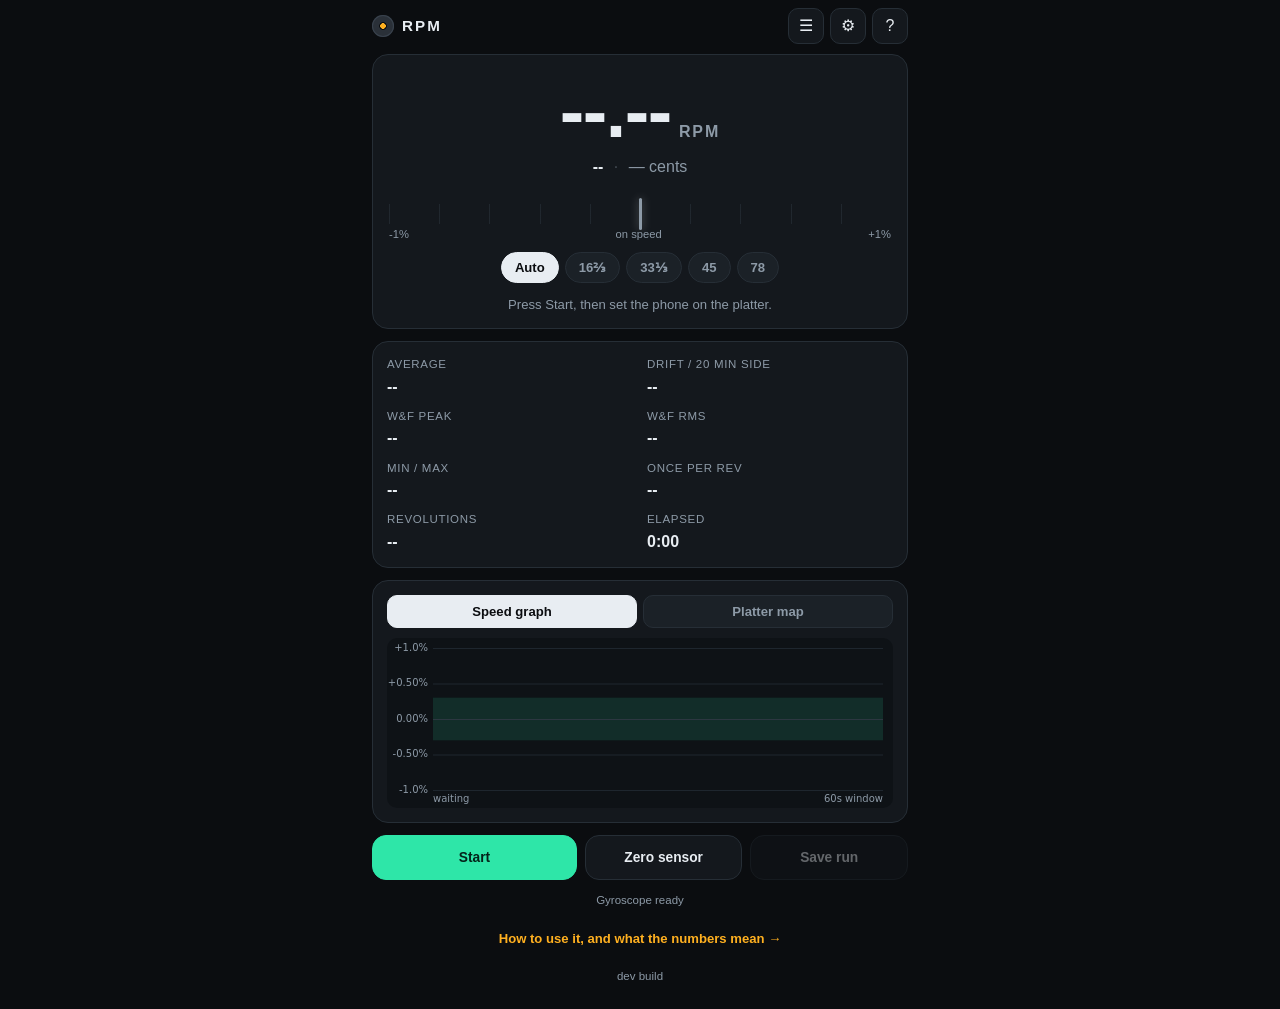
<file: index.html>
<!DOCTYPE html>
<html lang="en">
<head>
<meta charset="utf-8">
<meta name="viewport" content="width=device-width, initial-scale=1, viewport-fit=cover, user-scalable=no">
<title>RPM — Turntable Speed &amp; Accuracy</title>
<meta name="description" content="Measure your turntable's speed accuracy and wow &amp; flutter with your iPhone's gyroscope.">
<meta name="theme-color" content="#0b0d10">
<meta name="apple-mobile-web-app-capable" content="yes">
<meta name="apple-mobile-web-app-status-bar-style" content="black-translucent">
<meta name="apple-mobile-web-app-title" content="RPM">
<meta name="mobile-web-app-capable" content="yes">
<link rel="manifest" href="manifest.webmanifest">
<link rel="apple-touch-icon" href="icons/icon-180.png">
<link rel="icon" href="icons/icon-192.png" sizes="192x192">
<link rel="stylesheet" href="app.css">
</head>
<body>

<header class="bar">
  <div class="brand">
    <span class="brand-mark" aria-hidden="true"></span>
    <span class="brand-name">RPM</span>
    <span class="badge" id="simBadge" hidden>SIM</span>
  </div>
  <div class="bar-actions">
    <button class="icon-btn" id="btnHistory" aria-label="History" title="History">&#9776;</button>
    <button class="icon-btn" id="btnSettings" aria-label="Settings" title="Settings">&#9881;</button>
    <a class="icon-btn" href="guide.html" aria-label="Guide" title="Guide">?</a>
  </div>
</header>

<main>
  <!-- ---------------- readout ---------------- -->
  <section class="card readout" id="readout">
    <div class="spin-wrap" id="spinWrap">
      <div class="rpm-line">
        <span class="rpm-value" id="rpmValue">--.--</span>
        <span class="rpm-unit">RPM</span>
      </div>
      <div class="dev-line" id="devLine">
        <span class="dev-pct" id="devPct">--</span>
        <span class="dev-sep">·</span>
        <span class="dev-cents" id="devCents">-- cents</span>
      </div>
    </div>

    <div class="meter" id="meter">
      <div class="meter-band" id="meterBand"></div>
      <div class="meter-ticks" id="meterTicks"></div>
      <div class="meter-zero"></div>
      <div class="meter-needle" id="meterNeedle"></div>
      <div class="meter-scale">
        <span id="meterMin">-1%</span><span id="meterMid">on speed</span><span id="meterMax">+1%</span>
      </div>
    </div>

    <div class="targets" id="targets" role="group" aria-label="Target speed"></div>
    <p class="status" id="status">Press Start, then set the phone on the platter.</p>
  </section>

  <!-- ---------------- stats ---------------- -->
  <section class="card stats">
    <div class="stat"><span class="k">Average</span><span class="v" id="sAvg">--</span></div>
    <div class="stat"><span class="k">Drift / 20 min side</span><span class="v" id="sDrift">--</span></div>
    <div class="stat"><span class="k">W&amp;F peak</span><span class="v" id="sWfPeak">--</span></div>
    <div class="stat"><span class="k">W&amp;F RMS</span><span class="v" id="sWfRms">--</span></div>
    <div class="stat"><span class="k">Min / max</span><span class="v" id="sRange">--</span></div>
    <div class="stat"><span class="k">Once per rev</span><span class="v" id="sHarm">--</span></div>
    <div class="stat"><span class="k">Revolutions</span><span class="v" id="sRevs">--</span></div>
    <div class="stat"><span class="k">Elapsed</span><span class="v" id="sTime">0:00</span></div>
  </section>

  <!-- ---------------- graphs ---------------- -->
  <section class="card graphs">
    <div class="tabs" role="tablist">
      <button class="tab is-on" id="tabGraph" role="tab" aria-selected="true">Speed graph</button>
      <button class="tab" id="tabMap" role="tab" aria-selected="false">Platter map</button>
    </div>
    <div class="canvas-wrap" id="wrapGraph"><canvas id="chart"></canvas></div>
    <div class="canvas-wrap" id="wrapMap" hidden>
      <canvas id="polar"></canvas>
      <p class="hint">Average speed error by position of the platter through one revolution. A strong pattern
        here points at something turning once per revolution — a worn belt joint, an off-centre pulley, motor cogging.</p>
    </div>
  </section>

  <!-- ---------------- controls ---------------- -->
  <div class="controls">
    <button class="btn btn-primary" id="btnStart">Start</button>
    <button class="btn" id="btnZero">Zero sensor</button>
    <button class="btn" id="btnSave" disabled>Save run</button>
  </div>
  <p class="foot" id="sensorInfo"></p>
  <p class="foot"><a class="guide-link" href="guide.html">How to use it, and what the numbers mean &rarr;</a></p>
  <p class="foot" id="buildStamp"></p>
</main>

<!-- ---------------- sheets ---------------- -->
<div class="sheet" id="sheetSettings" hidden>
  <div class="sheet-inner">
    <div class="sheet-head"><h2>Settings</h2><button class="icon-btn" data-close>&times;</button></div>

    <label class="row"><span>Smoothing window<small id="lblSmooth"></small></span>
      <input type="range" id="setSmooth" min="5" max="120" step="5"></label>

    <label class="row"><span>“On speed” threshold<small id="lblThresh"></small></span>
      <input type="range" id="setThresh" min="5" max="100" step="5"></label>

    <label class="row"><span>Graph scale<small id="lblScale"></small></span>
      <input type="range" id="setScale" min="1" max="20" step="1"></label>

    <label class="row"><span>Graph window<small id="lblWindow"></small></span>
      <input type="range" id="setWindow" min="15" max="300" step="15"></label>

    <label class="row"><span>Settling time ignored at start<small id="lblSettle"></small></span>
      <input type="range" id="setSettle" min="0" max="20" step="1"></label>

    <label class="row"><span>Stop automatically after<small id="lblAutoStop"></small></span>
      <select id="setAutoStop">
        <option value="0">Off</option>
        <option value="30">30 seconds</option>
        <option value="60">1 minute</option>
        <option value="120">2 minutes</option>
        <option value="180">3 minutes</option>
        <option value="300">5 minutes</option>
        <option value="600">10 minutes</option>
        <option value="1200">20 minutes</option>
      </select></label>

    <label class="row switch"><span>Counter-rotate the display<small>Keeps the numbers upright while the phone spins</small></span>
      <input type="checkbox" id="setCounter"></label>

    <label class="row switch"><span>Freeze on stop<small>Keep the reading when the platter stops</small></span>
      <input type="checkbox" id="setFreeze"></label>

    <label class="row switch"><span>Keep screen awake<small>While measuring</small></span>
      <input type="checkbox" id="setWake"></label>

    <label class="row"><span>78 RPM reference<small>Some decks are cut for 78.26</small></span>
      <select id="set78"><option value="78">78.00</option><option value="78.26">78.26</option></select></label>

    <label class="row"><span>16 RPM reference</span>
      <select id="set16"><option value="16.6667">16⅔</option><option value="16">16.00</option></select></label>

    <div class="row block">
      <span>Gyroscope scale calibration<small id="lblCal"></small></span>
      <div class="btn-row">
        <button class="btn btn-sm" id="btnCompass">Calibrate with compass</button>
        <button class="btn btn-sm" id="btnCalReset">Reset to 1.000</button>
      </div>
      <p class="hint">Optional. Spins the platter for a minute and counts real revolutions with the magnetometer,
        then corrects any scale error in the gyroscope. Do it once, away from speakers and motors.</p>
    </div>

    <div class="row block">
      <span>Data</span>
      <div class="btn-row">
        <button class="btn btn-sm" id="btnExport">Export history CSV</button>
        <button class="btn btn-sm danger" id="btnWipe">Erase history</button>
      </div>
    </div>
  </div>
</div>

<div class="sheet" id="sheetHistory" hidden>
  <div class="sheet-inner">
    <div class="sheet-head"><h2>History</h2><button class="icon-btn" data-close>&times;</button></div>
    <div id="historyList" class="history"></div>
  </div>
</div>

<div class="modal" id="modalCompass" hidden>
  <div class="modal-inner">
    <h2>Compass calibration</h2>
    <p class="hint">Start the platter at any speed and let the phone ride for at least a minute. The compass counts
      whole revolutions; the gyroscope is then corrected to agree with it.</p>
    <div class="cal-grid">
      <div><span class="k">Revolutions</span><span class="v" id="calRevs">0.00</span></div>
      <div><span class="k">Compass RPM</span><span class="v" id="calCompass">--</span></div>
      <div><span class="k">Gyro RPM</span><span class="v" id="calGyro">--</span></div>
      <div><span class="k">Correction</span><span class="v" id="calFactor">--</span></div>
    </div>
    <p class="status" id="calStatus">Waiting for rotation…</p>
    <div class="btn-row">
      <button class="btn" id="calCancel">Cancel</button>
      <button class="btn btn-primary" id="calApply" disabled>Apply</button>
    </div>
  </div>
</div>

<div class="toast" id="toast" hidden></div>

<script type="module" src="js/app.js"></script>
</body>
</html>
</file>
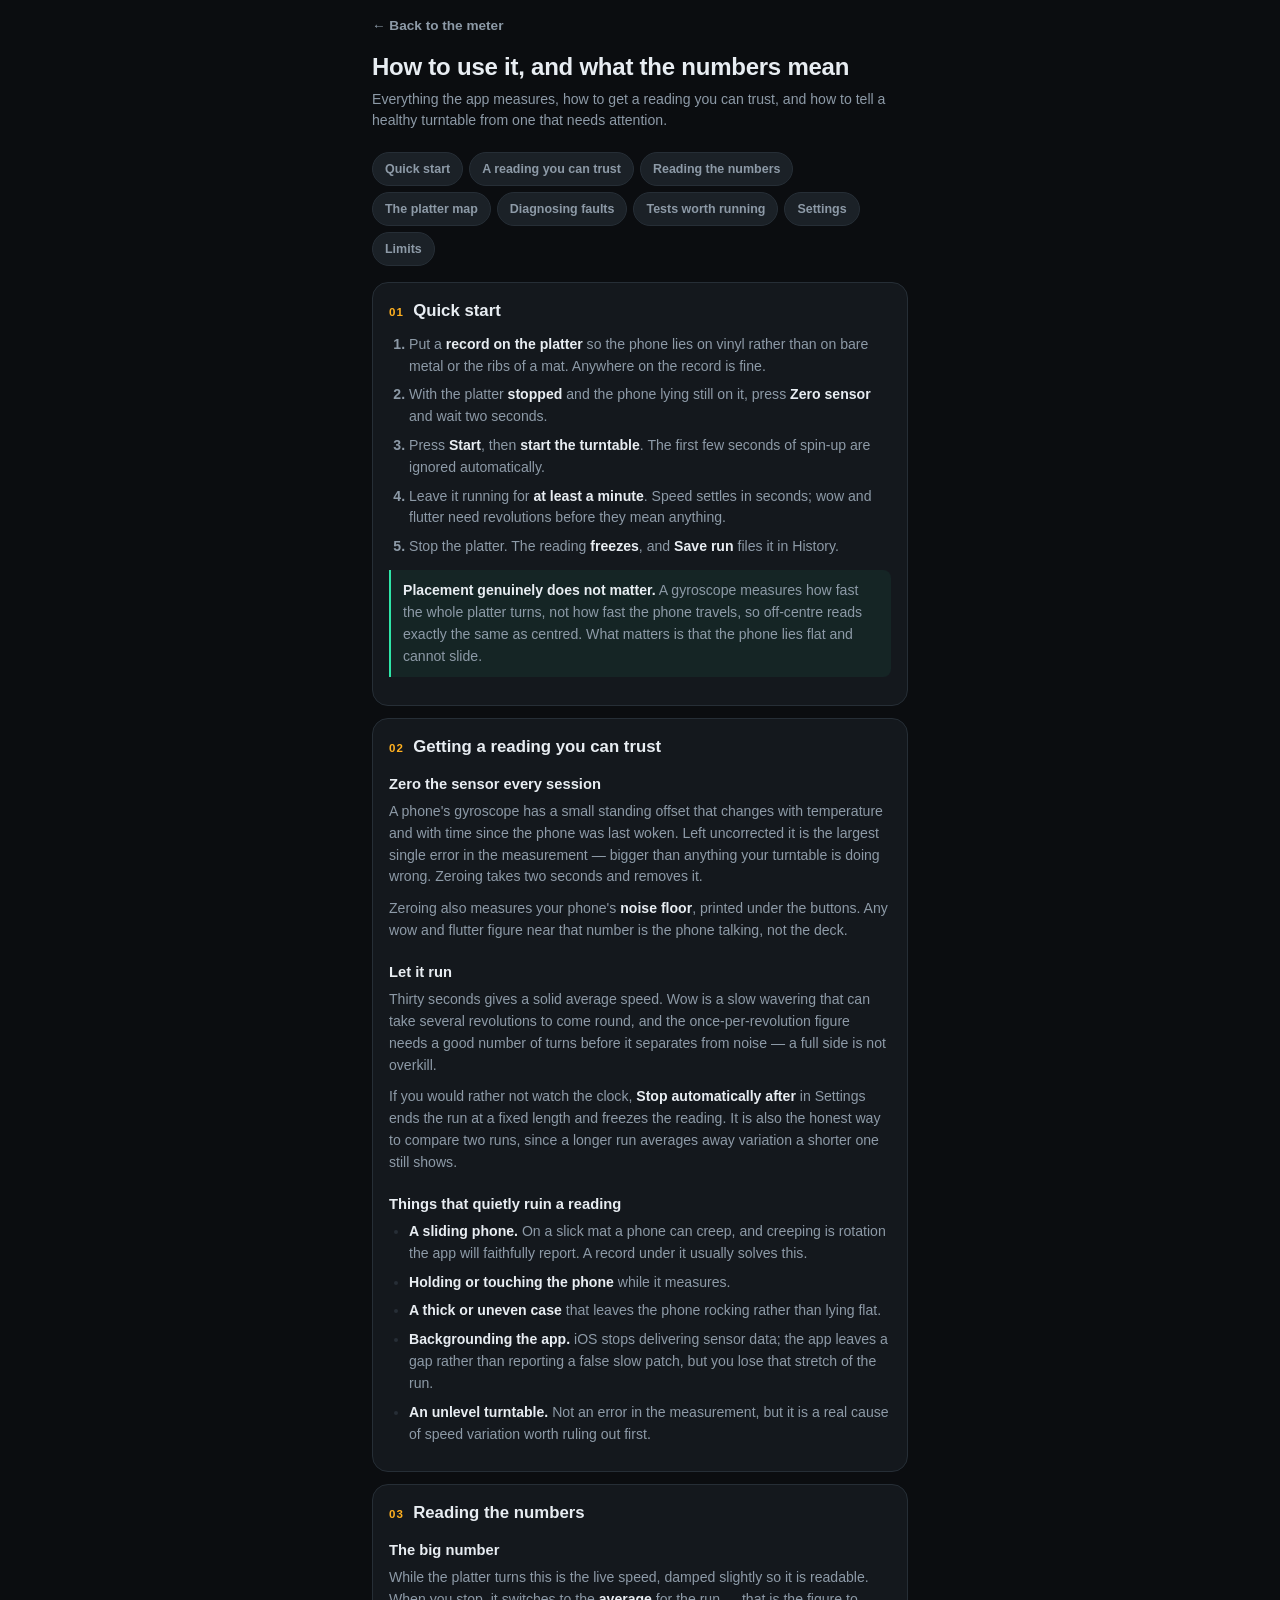
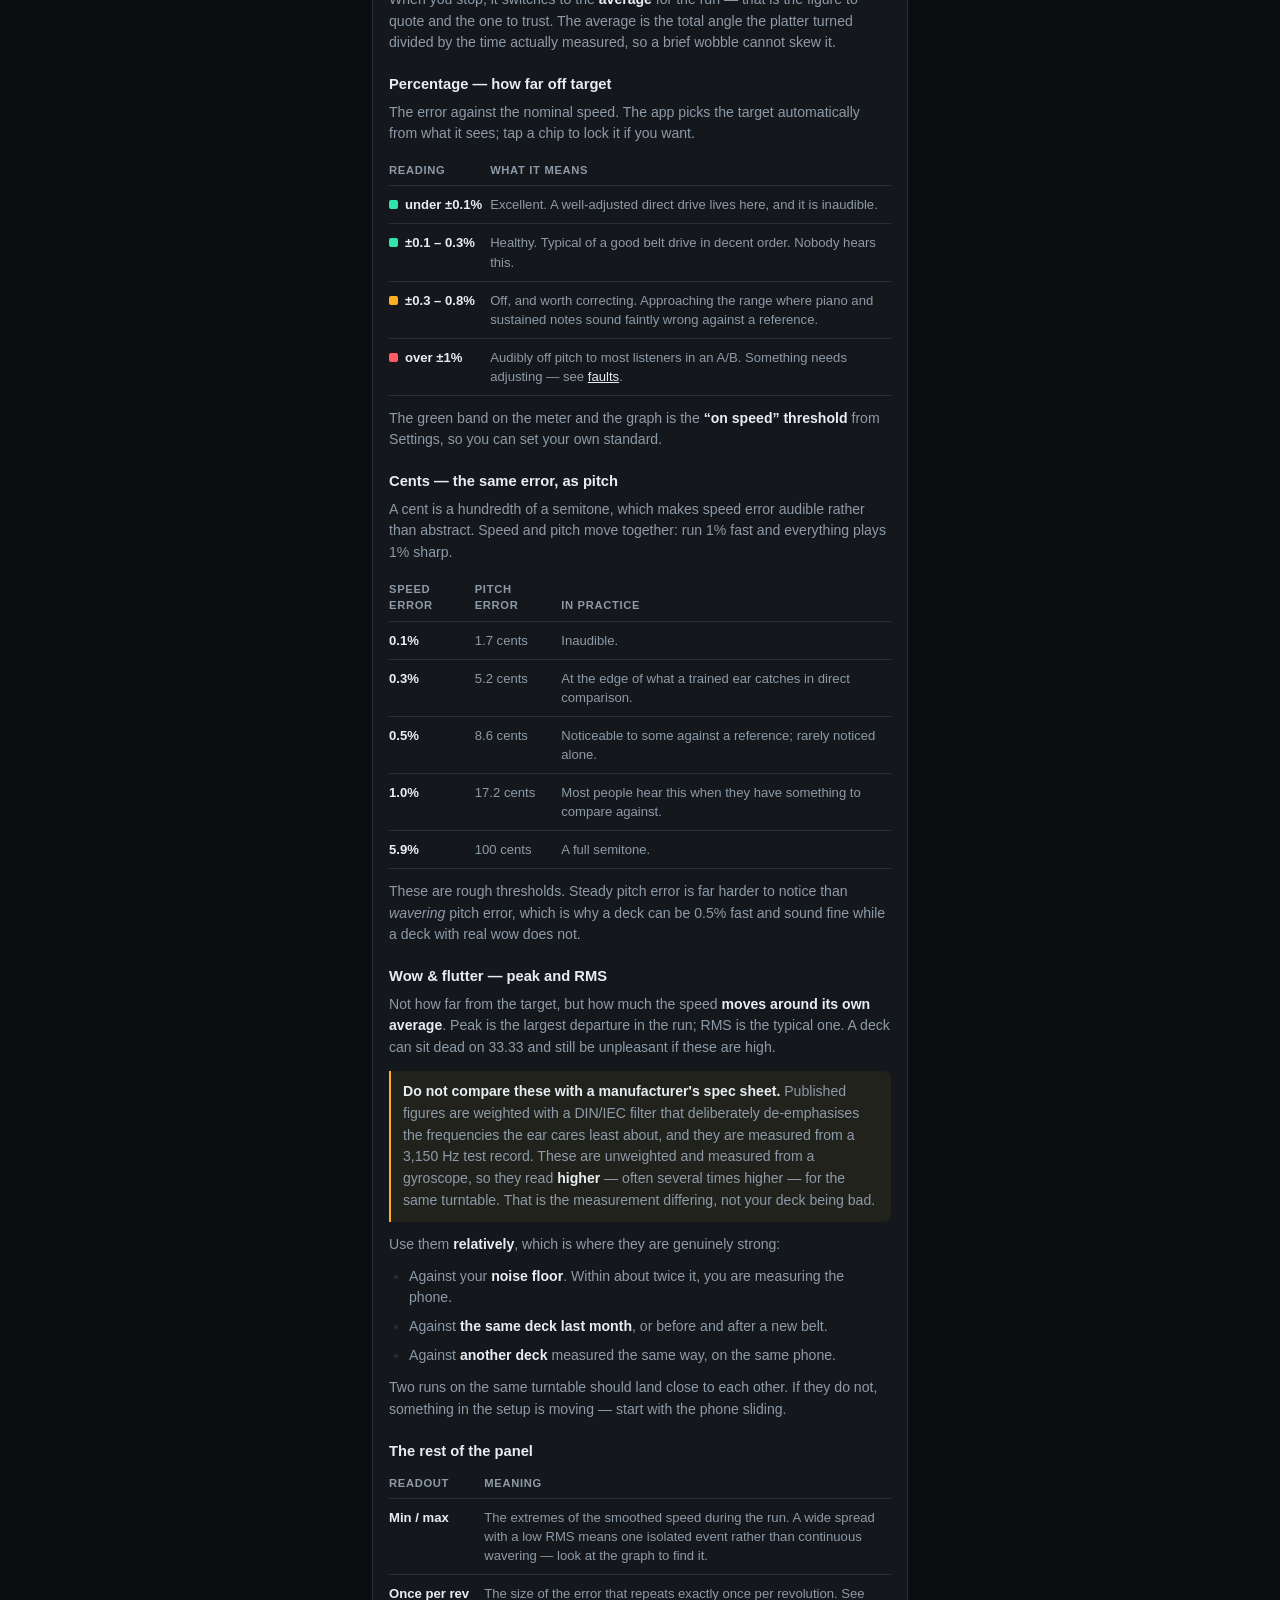
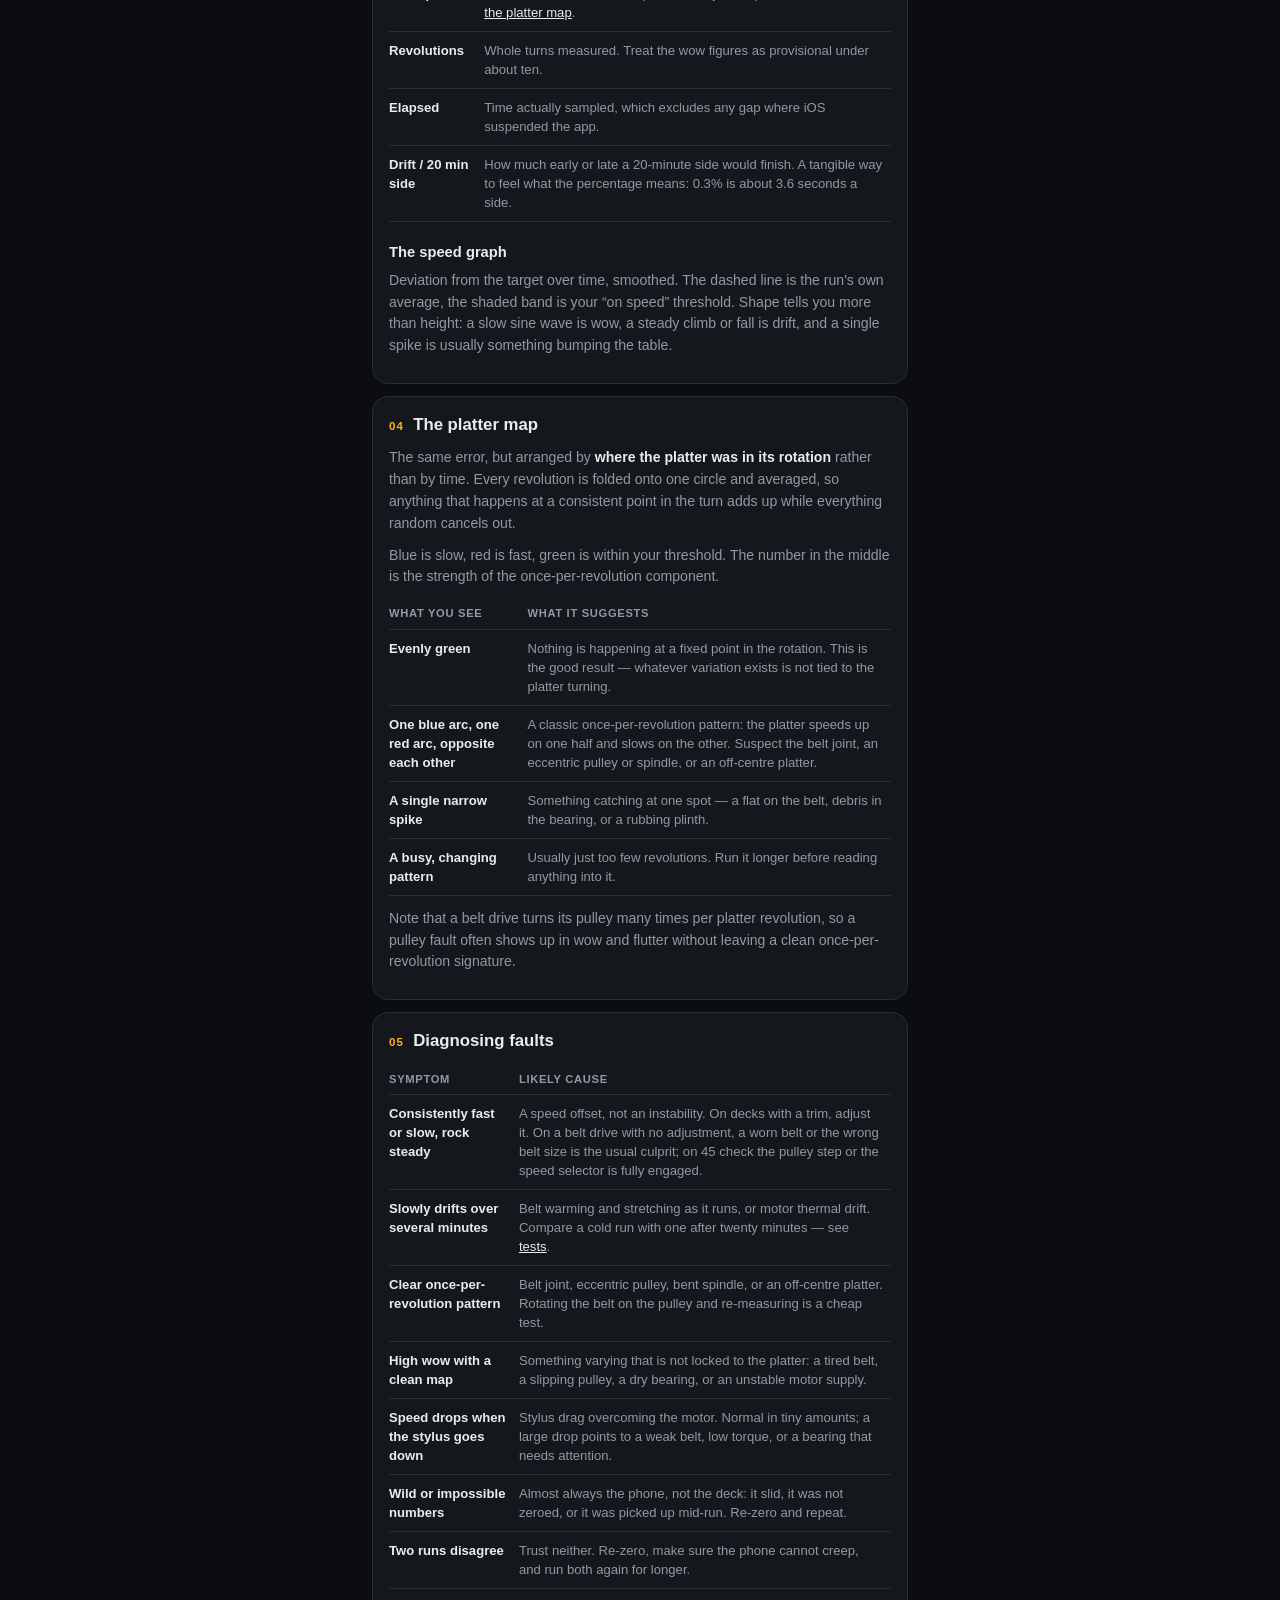
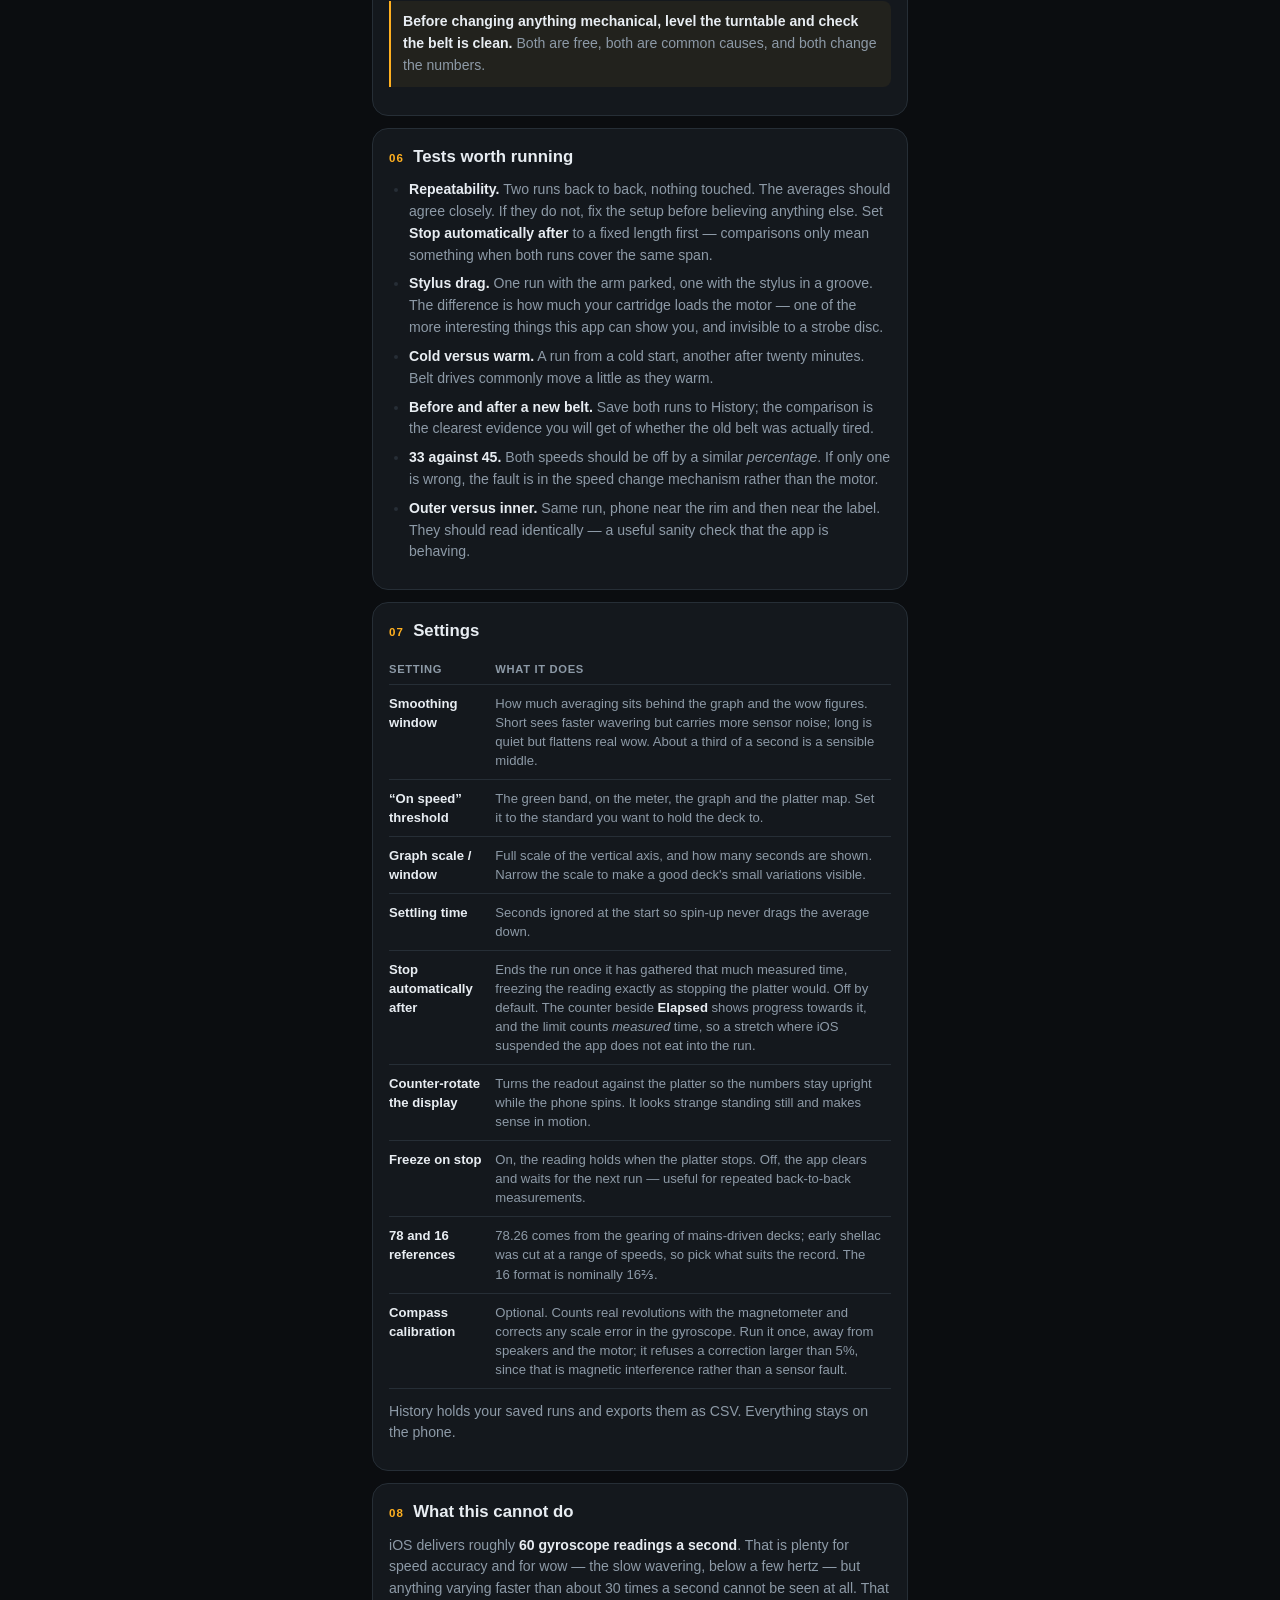
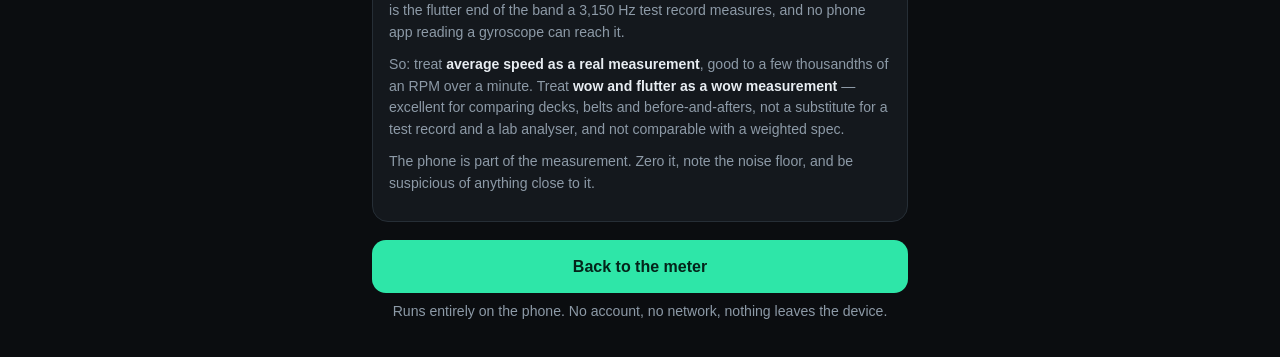
<file: guide.html>
<!DOCTYPE html>
<html lang="en">
<head>
<meta charset="utf-8">
<meta name="viewport" content="width=device-width, initial-scale=1, viewport-fit=cover">
<title>Guide — RPM</title>
<meta name="theme-color" content="#0b0d10">
<meta name="apple-mobile-web-app-capable" content="yes">
<meta name="apple-mobile-web-app-status-bar-style" content="black-translucent">
<link rel="manifest" href="manifest.webmanifest">
<link rel="apple-touch-icon" href="icons/icon-180.png">
<link rel="icon" href="icons/icon-192.png" sizes="192x192">
<link rel="stylesheet" href="app.css">
<style>
  .guide{max-width:560px;margin:0 auto}
  .guide h1{font-size:1.5rem;margin:6px 0 4px;letter-spacing:-.01em}
  .guide .lede{color:var(--dim);margin:0 0 20px}
  .guide section{background:var(--panel);border:1px solid var(--line);border-radius:var(--radius);
    padding:16px;margin-bottom:12px;scroll-margin-top:12px}
  .guide h2{font-size:1.05rem;margin:0 0 10px;display:flex;align-items:baseline;gap:9px}
  .guide h2 .n{color:var(--accent);font-size:.72rem;font-weight:800;letter-spacing:.1em;
    font-variant-numeric:tabular-nums}
  .guide h3{font-size:.92rem;margin:20px 0 6px;color:var(--text)}
  .guide h3:first-of-type{margin-top:14px}
  .guide p,.guide li{color:var(--dim);font-size:.88rem;line-height:1.55}
  .guide p{margin:0 0 10px}
  .guide b,.guide strong{color:var(--text);font-weight:600}
  .guide ol,.guide ul{margin:0 0 10px;padding-left:20px}
  .guide li{margin-bottom:7px}
  .guide li::marker{color:var(--line)}
  .guide ol li::marker{color:var(--dim);font-weight:700}
  table{width:100%;border-collapse:collapse;margin:4px 0 12px;font-size:.82rem}
  th{text-align:left;color:var(--dim);font-weight:600;font-size:.7rem;text-transform:uppercase;
    letter-spacing:.06em;padding:7px 8px 7px 0;border-bottom:1px solid var(--line);vertical-align:bottom}
  td{padding:9px 8px 9px 0;border-bottom:1px solid var(--line);color:var(--dim);vertical-align:top}
  td:first-child{color:var(--text);font-weight:600}
  td.num{font-variant-numeric:tabular-nums;white-space:nowrap}
  .swatch{display:inline-block;width:9px;height:9px;border-radius:2px;margin-right:7px;vertical-align:baseline}
  .note{border-left:2px solid var(--accent);background:rgba(255,176,32,.06);border-radius:0 8px 8px 0;
    padding:10px 12px;margin:12px 0}
  .note p:last-child{margin-bottom:0}
  .note.good{border-color:var(--good);background:rgba(46,230,168,.06)}
  .toc{display:flex;flex-wrap:wrap;gap:6px;margin-bottom:16px}
  .toc a{border:1px solid var(--line);background:var(--panel-2);color:var(--dim);border-radius:999px;
    padding:7px 12px;font-size:.78rem;font-weight:600;text-decoration:none}
  .back{display:inline-flex;align-items:center;gap:7px;color:var(--dim);text-decoration:none;
    font-size:.85rem;font-weight:600;padding:8px 0}
  .back:hover{color:var(--text)}
  .cta{display:block;text-align:center;background:var(--good);color:#04241a;border-radius:14px;
    padding:15px;font-weight:700;text-decoration:none;margin:18px 0 8px}
  kbd{background:var(--panel-2);border:1px solid var(--line);border-radius:6px;padding:1px 6px;
    font:600 .82em/1.4 inherit;color:var(--text)}
</style>
</head>
<body>
<div class="guide">

<a class="back" href="./">&larr; Back to the meter</a>
<h1>How to use it, and what the numbers mean</h1>
<p class="lede">Everything the app measures, how to get a reading you can trust, and how to tell a
healthy turntable from one that needs attention.</p>

<nav class="toc">
  <a href="#start">Quick start</a>
  <a href="#trust">A reading you can trust</a>
  <a href="#numbers">Reading the numbers</a>
  <a href="#map">The platter map</a>
  <a href="#faults">Diagnosing faults</a>
  <a href="#tests">Tests worth running</a>
  <a href="#settings">Settings</a>
  <a href="#limits">Limits</a>
</nav>

<!-- ------------------------------------------------------------------ -->
<section id="start">
<h2><span class="n">01</span> Quick start</h2>
<ol>
  <li>Put a <b>record on the platter</b> so the phone lies on vinyl rather than on bare metal or the
    ribs of a mat. Anywhere on the record is fine.</li>
  <li>With the platter <b>stopped</b> and the phone lying still on it, press <b>Zero sensor</b> and
    wait two seconds.</li>
  <li>Press <b>Start</b>, then <b>start the turntable</b>. The first few seconds of spin-up are
    ignored automatically.</li>
  <li>Leave it running for <b>at least a minute</b>. Speed settles in seconds; wow and flutter need
    revolutions before they mean anything.</li>
  <li>Stop the platter. The reading <b>freezes</b>, and <b>Save run</b> files it in History.</li>
</ol>
<div class="note good">
  <p><b>Placement genuinely does not matter.</b> A gyroscope measures how fast the whole platter
  turns, not how fast the phone travels, so off-centre reads exactly the same as centred. What
  matters is that the phone lies flat and cannot slide.</p>
</div>
</section>

<!-- ------------------------------------------------------------------ -->
<section id="trust">
<h2><span class="n">02</span> Getting a reading you can trust</h2>

<h3>Zero the sensor every session</h3>
<p>A phone's gyroscope has a small standing offset that changes with temperature and with time since
the phone was last woken. Left uncorrected it is the largest single error in the measurement — bigger
than anything your turntable is doing wrong. Zeroing takes two seconds and removes it.</p>
<p>Zeroing also measures your phone's <b>noise floor</b>, printed under the buttons. Any wow and
flutter figure near that number is the phone talking, not the deck.</p>

<h3>Let it run</h3>
<p>Thirty seconds gives a solid average speed. Wow is a slow wavering that can take several
revolutions to come round, and the once-per-revolution figure needs a good number of turns before
it separates from noise — a full side is not overkill.</p>
<p>If you would rather not watch the clock, <b>Stop automatically after</b> in Settings ends the run
at a fixed length and freezes the reading. It is also the honest way to compare two runs, since a
longer run averages away variation a shorter one still shows.</p>

<h3>Things that quietly ruin a reading</h3>
<ul>
  <li><b>A sliding phone.</b> On a slick mat a phone can creep, and creeping is rotation the app will
    faithfully report. A record under it usually solves this.</li>
  <li><b>Holding or touching the phone</b> while it measures.</li>
  <li><b>A thick or uneven case</b> that leaves the phone rocking rather than lying flat.</li>
  <li><b>Backgrounding the app.</b> iOS stops delivering sensor data; the app leaves a gap rather
    than reporting a false slow patch, but you lose that stretch of the run.</li>
  <li><b>An unlevel turntable.</b> Not an error in the measurement, but it is a real cause of speed
    variation worth ruling out first.</li>
</ul>
</section>

<!-- ------------------------------------------------------------------ -->
<section id="numbers">
<h2><span class="n">03</span> Reading the numbers</h2>

<h3>The big number</h3>
<p>While the platter turns this is the live speed, damped slightly so it is readable. When you stop,
it switches to the <b>average</b> for the run — that is the figure to quote and the one to trust.
The average is the total angle the platter turned divided by the time actually measured, so a brief
wobble cannot skew it.</p>

<h3>Percentage — how far off target</h3>
<p>The error against the nominal speed. The app picks the target automatically from what it sees;
tap a chip to lock it if you want.</p>
<table>
  <tr><th>Reading</th><th>What it means</th></tr>
  <tr><td class="num"><span class="swatch" style="background:#2ee6a8"></span>under ±0.1%</td>
      <td>Excellent. A well-adjusted direct drive lives here, and it is inaudible.</td></tr>
  <tr><td class="num"><span class="swatch" style="background:#2ee6a8"></span>±0.1 – 0.3%</td>
      <td>Healthy. Typical of a good belt drive in decent order. Nobody hears this.</td></tr>
  <tr><td class="num"><span class="swatch" style="background:#ffb020"></span>±0.3 – 0.8%</td>
      <td>Off, and worth correcting. Approaching the range where piano and sustained notes sound
          faintly wrong against a reference.</td></tr>
  <tr><td class="num"><span class="swatch" style="background:#ff5a5f"></span>over ±1%</td>
      <td>Audibly off pitch to most listeners in an A/B. Something needs adjusting — see
          <a href="#faults" style="color:var(--text)">faults</a>.</td></tr>
</table>
<p>The green band on the meter and the graph is the <b>“on speed” threshold</b> from Settings, so you
can set your own standard.</p>

<h3>Cents — the same error, as pitch</h3>
<p>A cent is a hundredth of a semitone, which makes speed error audible rather than abstract. Speed
and pitch move together: run 1% fast and everything plays 1% sharp.</p>
<table>
  <tr><th>Speed error</th><th>Pitch error</th><th>In practice</th></tr>
  <tr><td class="num">0.1%</td><td class="num">1.7 cents</td><td>Inaudible.</td></tr>
  <tr><td class="num">0.3%</td><td class="num">5.2 cents</td><td>At the edge of what a trained ear catches in direct comparison.</td></tr>
  <tr><td class="num">0.5%</td><td class="num">8.6 cents</td><td>Noticeable to some against a reference; rarely noticed alone.</td></tr>
  <tr><td class="num">1.0%</td><td class="num">17.2 cents</td><td>Most people hear this when they have something to compare against.</td></tr>
  <tr><td class="num">5.9%</td><td class="num">100 cents</td><td>A full semitone.</td></tr>
</table>
<p>These are rough thresholds. Steady pitch error is far harder to notice than <i>wavering</i> pitch
error, which is why a deck can be 0.5% fast and sound fine while a deck with real wow does not.</p>

<h3>Wow &amp; flutter — peak and RMS</h3>
<p>Not how far from the target, but how much the speed <b>moves around its own average</b>. Peak is
the largest departure in the run; RMS is the typical one. A deck can sit dead on 33.33 and still be
unpleasant if these are high.</p>
<div class="note">
  <p><b>Do not compare these with a manufacturer's spec sheet.</b> Published figures are weighted
  with a DIN/IEC filter that deliberately de-emphasises the frequencies the ear cares least about,
  and they are measured from a 3,150 Hz test record. These are unweighted and measured from a
  gyroscope, so they read <b>higher</b> — often several times higher — for the same turntable. That
  is the measurement differing, not your deck being bad.</p>
</div>
<p>Use them <b>relatively</b>, which is where they are genuinely strong:</p>
<ul>
  <li>Against your <b>noise floor</b>. Within about twice it, you are measuring the phone.</li>
  <li>Against <b>the same deck last month</b>, or before and after a new belt.</li>
  <li>Against <b>another deck</b> measured the same way, on the same phone.</li>
</ul>
<p>Two runs on the same turntable should land close to each other. If they do not, something in the
setup is moving — start with the phone sliding.</p>

<h3>The rest of the panel</h3>
<table>
  <tr><th>Readout</th><th>Meaning</th></tr>
  <tr><td>Min / max</td><td>The extremes of the smoothed speed during the run. A wide spread with a
      low RMS means one isolated event rather than continuous wavering — look at the graph to find it.</td></tr>
  <tr><td>Once per rev</td><td>The size of the error that repeats exactly once per revolution. See
      <a href="#map" style="color:var(--text)">the platter map</a>.</td></tr>
  <tr><td>Revolutions</td><td>Whole turns measured. Treat the wow figures as provisional under about ten.</td></tr>
  <tr><td>Elapsed</td><td>Time actually sampled, which excludes any gap where iOS suspended the app.</td></tr>
  <tr><td>Drift / 20 min side</td><td>How much early or late a 20-minute side would finish. A tangible
      way to feel what the percentage means: 0.3% is about 3.6 seconds a side.</td></tr>
</table>

<h3>The speed graph</h3>
<p>Deviation from the target over time, smoothed. The dashed line is the run's own average, the shaded
band is your “on speed” threshold. Shape tells you more than height: a slow sine wave is wow, a steady
climb or fall is drift, and a single spike is usually something bumping the table.</p>
</section>

<!-- ------------------------------------------------------------------ -->
<section id="map">
<h2><span class="n">04</span> The platter map</h2>
<p>The same error, but arranged by <b>where the platter was in its rotation</b> rather than by time.
Every revolution is folded onto one circle and averaged, so anything that happens at a consistent
point in the turn adds up while everything random cancels out.</p>
<p>Blue is slow, red is fast, green is within your threshold. The number in the middle is the strength
of the once-per-revolution component.</p>
<table>
  <tr><th>What you see</th><th>What it suggests</th></tr>
  <tr><td>Evenly green</td><td>Nothing is happening at a fixed point in the rotation. This is the
      good result — whatever variation exists is not tied to the platter turning.</td></tr>
  <tr><td>One blue arc, one red arc, opposite each other</td><td>A classic once-per-revolution
      pattern: the platter speeds up on one half and slows on the other. Suspect the belt joint, an
      eccentric pulley or spindle, or an off-centre platter.</td></tr>
  <tr><td>A single narrow spike</td><td>Something catching at one spot — a flat on the belt, debris
      in the bearing, or a rubbing plinth.</td></tr>
  <tr><td>A busy, changing pattern</td><td>Usually just too few revolutions. Run it longer before
      reading anything into it.</td></tr>
</table>
<p>Note that a belt drive turns its pulley many times per platter revolution, so a pulley fault often
shows up in wow and flutter without leaving a clean once-per-revolution signature.</p>
</section>

<!-- ------------------------------------------------------------------ -->
<section id="faults">
<h2><span class="n">05</span> Diagnosing faults</h2>
<table>
  <tr><th>Symptom</th><th>Likely cause</th></tr>
  <tr><td>Consistently fast or slow, rock steady</td>
      <td>A speed offset, not an instability. On decks with a trim, adjust it. On a belt drive with
          no adjustment, a worn belt or the wrong belt size is the usual culprit; on 45 check the
          pulley step or the speed selector is fully engaged.</td></tr>
  <tr><td>Slowly drifts over several minutes</td>
      <td>Belt warming and stretching as it runs, or motor thermal drift. Compare a cold run with one
          after twenty minutes — see <a href="#tests" style="color:var(--text)">tests</a>.</td></tr>
  <tr><td>Clear once-per-revolution pattern</td>
      <td>Belt joint, eccentric pulley, bent spindle, or an off-centre platter. Rotating the belt
          on the pulley and re-measuring is a cheap test.</td></tr>
  <tr><td>High wow with a clean map</td>
      <td>Something varying that is not locked to the platter: a tired belt, a slipping pulley, a
          dry bearing, or an unstable motor supply.</td></tr>
  <tr><td>Speed drops when the stylus goes down</td>
      <td>Stylus drag overcoming the motor. Normal in tiny amounts; a large drop points to a weak
          belt, low torque, or a bearing that needs attention.</td></tr>
  <tr><td>Wild or impossible numbers</td>
      <td>Almost always the phone, not the deck: it slid, it was not zeroed, or it was picked up
          mid-run. Re-zero and repeat.</td></tr>
  <tr><td>Two runs disagree</td>
      <td>Trust neither. Re-zero, make sure the phone cannot creep, and run both again for longer.</td></tr>
</table>
<div class="note">
  <p><b>Before changing anything mechanical, level the turntable and check the belt is clean.</b>
  Both are free, both are common causes, and both change the numbers.</p>
</div>
</section>

<!-- ------------------------------------------------------------------ -->
<section id="tests">
<h2><span class="n">06</span> Tests worth running</h2>
<ul>
  <li><b>Repeatability.</b> Two runs back to back, nothing touched. The averages should agree closely.
    If they do not, fix the setup before believing anything else. Set <b>Stop automatically after</b>
    to a fixed length first — comparisons only mean something when both runs cover the same span.</li>
  <li><b>Stylus drag.</b> One run with the arm parked, one with the stylus in a groove. The difference
    is how much your cartridge loads the motor — one of the more interesting things this app can show
    you, and invisible to a strobe disc.</li>
  <li><b>Cold versus warm.</b> A run from a cold start, another after twenty minutes. Belt drives
    commonly move a little as they warm.</li>
  <li><b>Before and after a new belt.</b> Save both runs to History; the comparison is the clearest
    evidence you will get of whether the old belt was actually tired.</li>
  <li><b>33 against 45.</b> Both speeds should be off by a similar <i>percentage</i>. If only one is
    wrong, the fault is in the speed change mechanism rather than the motor.</li>
  <li><b>Outer versus inner.</b> Same run, phone near the rim and then near the label. They should
    read identically — a useful sanity check that the app is behaving.</li>
</ul>
</section>

<!-- ------------------------------------------------------------------ -->
<section id="settings">
<h2><span class="n">07</span> Settings</h2>
<table>
  <tr><th>Setting</th><th>What it does</th></tr>
  <tr><td>Smoothing window</td><td>How much averaging sits behind the graph and the wow figures. Short
      sees faster wavering but carries more sensor noise; long is quiet but flattens real wow.
      About a third of a second is a sensible middle.</td></tr>
  <tr><td>“On speed” threshold</td><td>The green band, on the meter, the graph and the platter map.
      Set it to the standard you want to hold the deck to.</td></tr>
  <tr><td>Graph scale / window</td><td>Full scale of the vertical axis, and how many seconds are shown.
      Narrow the scale to make a good deck's small variations visible.</td></tr>
  <tr><td>Settling time</td><td>Seconds ignored at the start so spin-up never drags the average down.</td></tr>
  <tr><td>Stop automatically after</td><td>Ends the run once it has gathered that much measured time,
      freezing the reading exactly as stopping the platter would. Off by default. The counter beside
      <b>Elapsed</b> shows progress towards it, and the limit counts <i>measured</i> time, so a stretch
      where iOS suspended the app does not eat into the run.</td></tr>
  <tr><td>Counter-rotate the display</td><td>Turns the readout against the platter so the numbers stay
      upright while the phone spins. It looks strange standing still and makes sense in motion.</td></tr>
  <tr><td>Freeze on stop</td><td>On, the reading holds when the platter stops. Off, the app clears and
      waits for the next run — useful for repeated back-to-back measurements.</td></tr>
  <tr><td>78 and 16 references</td><td>78.26 comes from the gearing of mains-driven decks; early
      shellac was cut at a range of speeds, so pick what suits the record. The 16 format is nominally
      16⅔.</td></tr>
  <tr><td>Compass calibration</td><td>Optional. Counts real revolutions with the magnetometer and
      corrects any scale error in the gyroscope. Run it once, away from speakers and the motor; it
      refuses a correction larger than 5%, since that is magnetic interference rather than a sensor
      fault.</td></tr>
</table>
<p>History holds your saved runs and exports them as CSV. Everything stays on the phone.</p>
</section>

<!-- ------------------------------------------------------------------ -->
<section id="limits">
<h2><span class="n">08</span> What this cannot do</h2>
<p>iOS delivers roughly <b>60 gyroscope readings a second</b>. That is plenty for speed accuracy and
for wow — the slow wavering, below a few hertz — but anything varying faster than about 30 times a
second cannot be seen at all. That is the flutter end of the band a 3,150 Hz test record measures,
and no phone app reading a gyroscope can reach it.</p>
<p>So: treat <b>average speed as a real measurement</b>, good to a few thousandths of an RPM over a
minute. Treat <b>wow and flutter as a wow measurement</b> — excellent for comparing decks, belts and
before-and-afters, not a substitute for a test record and a lab analyser, and not comparable with a
weighted spec.</p>
<p>The phone is part of the measurement. Zero it, note the noise floor, and be suspicious of anything
close to it.</p>
</section>

<a class="cta" href="./">Back to the meter</a>
<p class="foot">Runs entirely on the phone. No account, no network, nothing leaves the device.</p>

</div>
</body>
</html>
</file>
<file: app.css>
:root{
  --bg:#0b0d10;
  --panel:#14181d;
  --panel-2:#1b2127;
  --line:#262e36;
  --text:#e8edf2;
  --dim:#8d9aa7;
  --good:#2ee6a8;
  --warn:#ffb020;
  --bad:#ff5a5f;
  --slow:#4da3ff;
  --accent:#ffb020;
  --radius:16px;
  --safe-t:env(safe-area-inset-top,0px);
  --safe-b:env(safe-area-inset-bottom,0px);
}

*{box-sizing:border-box;-webkit-tap-highlight-color:transparent}
/* `display:flex` on the sheets would otherwise beat the `hidden` attribute */
[hidden]{display:none!important}
html,body{margin:0;padding:0}
body{
  background:var(--bg);color:var(--text);
  font:16px/1.45 -apple-system,BlinkMacSystemFont,"SF Pro Text","Segoe UI",Roboto,sans-serif;
  padding:calc(var(--safe-t) + 8px) 12px calc(var(--safe-b) + 24px);
  max-width:560px;margin:0 auto;
  overscroll-behavior-y:contain;
}
h2{font-size:1.1rem;margin:0}
h3{font-size:.95rem;margin:18px 0 6px}
small{display:block;color:var(--dim);font-size:.75rem;font-weight:400;margin-top:2px}

/* ---------- top bar ---------- */
.bar{display:flex;align-items:center;justify-content:space-between;margin-bottom:10px}
.brand{display:flex;align-items:center;gap:8px}
.brand-mark{
  width:22px;height:22px;border-radius:50%;
  background:radial-gradient(circle at 50% 50%,var(--accent) 0 18%,#0b0d10 19% 24%,#2a3038 25% 100%);
  box-shadow:inset 0 0 0 1px #39424d;
}
.brand-name{font-weight:700;letter-spacing:.14em;font-size:.95rem}
.badge{background:var(--warn);color:#241a00;font-size:.6rem;font-weight:800;padding:2px 6px;border-radius:5px;letter-spacing:.1em}
.bar-actions{display:flex;gap:6px}
.icon-btn{
  display:inline-flex;align-items:center;justify-content:center;text-decoration:none;
  width:36px;height:36px;border-radius:10px;border:1px solid var(--line);
  background:var(--panel);color:var(--text);font-size:1rem;line-height:1;cursor:pointer;
}
.icon-btn:active{background:var(--panel-2)}

/* ---------- cards ---------- */
.card{background:var(--panel);border:1px solid var(--line);border-radius:var(--radius);padding:14px;margin-bottom:12px}

/* ---------- readout ---------- */
.readout{text-align:center;padding-top:20px;overflow:hidden}
.spin-wrap{will-change:transform;display:flex;flex-direction:column;justify-content:center}
/* while the phone turns with the platter the readout is counter-rotated, so it needs a square
   of room to swing in and a little shrinking to stay inside the card */
.readout.is-spinning .spin-wrap{height:min(62vw,240px);transform-origin:50% 50%}
.rpm-line{display:flex;align-items:baseline;justify-content:center;gap:8px}
.rpm-value{
  font-size:clamp(3.2rem,19vw,4.6rem);font-weight:700;letter-spacing:-.02em;
  font-variant-numeric:tabular-nums;font-feature-settings:"tnum";line-height:1;
  color:var(--text);transition:color .25s;
}
.rpm-value.is-good{color:var(--good)}
.rpm-value.is-warn{color:var(--warn)}
.rpm-value.is-bad{color:var(--bad)}
.rpm-unit{font-size:1rem;color:var(--dim);letter-spacing:.12em;font-weight:600}
.dev-line{margin-top:6px;font-variant-numeric:tabular-nums;color:var(--dim);font-size:1rem}
.dev-pct{font-weight:700;color:var(--text)}
.dev-sep{opacity:.4;margin:0 6px}

/* ---------- deviation meter ---------- */
.meter{position:relative;height:46px;margin:18px 2px 10px}
.meter-band{position:absolute;top:8px;bottom:18px;left:50%;transform:translateX(-50%);
  background:rgba(46,230,168,.14);border-left:1px solid rgba(46,230,168,.35);border-right:1px solid rgba(46,230,168,.35);border-radius:3px}
.meter-ticks{position:absolute;top:8px;bottom:18px;left:0;right:0;
  background-image:repeating-linear-gradient(to right,var(--line) 0 1px,transparent 1px 10%);opacity:.7}
.meter-zero{position:absolute;top:4px;bottom:14px;left:50%;width:2px;margin-left:-1px;background:var(--dim);opacity:.8}
.meter-needle{position:absolute;top:2px;bottom:12px;left:50%;width:3px;margin-left:-1.5px;border-radius:2px;
  background:var(--text);transition:left .12s linear,background .25s;box-shadow:0 0 10px rgba(255,255,255,.35)}
.meter-scale{position:absolute;left:0;right:0;bottom:0;display:flex;justify-content:space-between;color:var(--dim);font-size:.7rem}

/* ---------- targets ---------- */
.targets{display:flex;gap:6px;justify-content:center;flex-wrap:wrap;margin-top:4px}
.chip{
  border:1px solid var(--line);background:var(--panel-2);color:var(--dim);
  border-radius:999px;padding:7px 13px;font-size:.82rem;font-weight:600;cursor:pointer;
}
.chip.is-on{background:var(--text);color:#0b0d10;border-color:var(--text)}
.chip.is-auto-hit{border-color:var(--accent);color:var(--accent)}
.status{color:var(--dim);font-size:.82rem;margin:12px 0 0;min-height:1.2em}

/* ---------- stats ---------- */
.stats{display:grid;grid-template-columns:1fr 1fr;gap:10px 14px}
.stat{display:flex;flex-direction:column;gap:2px;min-width:0}
.stat .k{color:var(--dim);font-size:.72rem;text-transform:uppercase;letter-spacing:.06em}
.stat .v{font-weight:600;font-variant-numeric:tabular-nums;white-space:nowrap;overflow:hidden;text-overflow:ellipsis}

/* ---------- graphs ---------- */
.tabs{display:flex;gap:6px;margin-bottom:10px}
.tab{flex:1;padding:8px;border-radius:10px;border:1px solid var(--line);background:var(--panel-2);
  color:var(--dim);font-size:.82rem;font-weight:600;cursor:pointer}
.tab.is-on{background:var(--text);color:#0b0d10;border-color:var(--text)}
.canvas-wrap{position:relative}
canvas{width:100%;display:block;border-radius:10px;background:#0e1216}
#chart{height:170px}
#polar{height:280px}
.hint{color:var(--dim);font-size:.78rem;margin:10px 0 0}

/* ---------- controls ---------- */
.controls{display:grid;grid-template-columns:1.3fr 1fr 1fr;gap:8px}
.btn{
  padding:14px 10px;border-radius:14px;border:1px solid var(--line);background:var(--panel);
  color:var(--text);font-size:.86rem;font-weight:600;cursor:pointer;white-space:nowrap;
}
.btn:active{background:var(--panel-2)}
.btn[disabled]{opacity:.4}
.btn-primary{background:var(--good);border-color:var(--good);color:#04241a}
.btn-primary.is-stop{background:var(--bad);border-color:var(--bad);color:#2a0406}
.btn-sm{padding:9px 12px;font-size:.82rem;border-radius:10px}
.btn.danger{color:var(--bad)}
.btn-row{display:flex;gap:8px;flex-wrap:wrap;margin-top:8px}
.foot{color:var(--dim);font-size:.72rem;text-align:center;margin:12px 0 0;white-space:pre-line}
.guide-link{color:var(--accent);text-decoration:none;font-weight:600;font-size:.82rem;
  display:inline-block;padding:8px 4px}

/* ---------- sheets & modal ---------- */
.sheet{position:fixed;inset:0;background:rgba(0,0,0,.6);z-index:20;display:flex;align-items:flex-end;justify-content:center}
.sheet-inner{
  background:var(--panel);width:100%;max-width:560px;max-height:88vh;overflow-y:auto;-webkit-overflow-scrolling:touch;
  border-radius:18px 18px 0 0;border-top:1px solid var(--line);
  padding:16px 16px calc(var(--safe-b) + 28px);
}
.sheet-head{display:flex;align-items:center;justify-content:space-between;margin-bottom:12px;position:sticky;top:-16px;
  background:var(--panel);padding:8px 0;z-index:1}
.row{display:flex;align-items:center;justify-content:space-between;gap:14px;padding:12px 0;border-bottom:1px solid var(--line);font-size:.9rem}
.row.block{display:block}
.row input[type=range]{flex:0 0 42%;accent-color:var(--good)}
.row select{background:var(--panel-2);color:var(--text);border:1px solid var(--line);border-radius:8px;padding:8px}
.row.switch input{width:46px;height:28px;accent-color:var(--good)}
.help{color:var(--dim);font-size:.85rem;padding-left:20px}
.help li{margin-bottom:8px}
.help b{color:var(--text)}

.history .item{border-bottom:1px solid var(--line);padding:12px 0;display:flex;justify-content:space-between;gap:12px;align-items:flex-start}
.history .when{color:var(--dim);font-size:.75rem}
.history .big{font-weight:700;font-variant-numeric:tabular-nums}
.history .meta{color:var(--dim);font-size:.78rem}
.history .del{background:none;border:none;color:var(--bad);font-size:1.1rem;cursor:pointer;padding:4px 6px}
.empty{color:var(--dim);font-size:.85rem;text-align:center;padding:24px 0}

.modal{position:fixed;inset:0;background:rgba(0,0,0,.72);z-index:30;display:flex;align-items:center;justify-content:center;padding:18px}
.modal-inner{background:var(--panel);border:1px solid var(--line);border-radius:var(--radius);padding:18px;max-width:420px;width:100%}
.cal-grid{display:grid;grid-template-columns:1fr 1fr;gap:12px;margin:16px 0}
.cal-grid .k{display:block;color:var(--dim);font-size:.72rem;text-transform:uppercase;letter-spacing:.06em}
.cal-grid .v{font-weight:700;font-variant-numeric:tabular-nums}

.toast{position:fixed;left:50%;bottom:calc(var(--safe-b) + 24px);transform:translateX(-50%);
  background:var(--text);color:#0b0d10;padding:10px 16px;border-radius:999px;font-size:.85rem;font-weight:600;z-index:40}

@media (prefers-reduced-motion:reduce){*{transition:none!important}}
</file>
